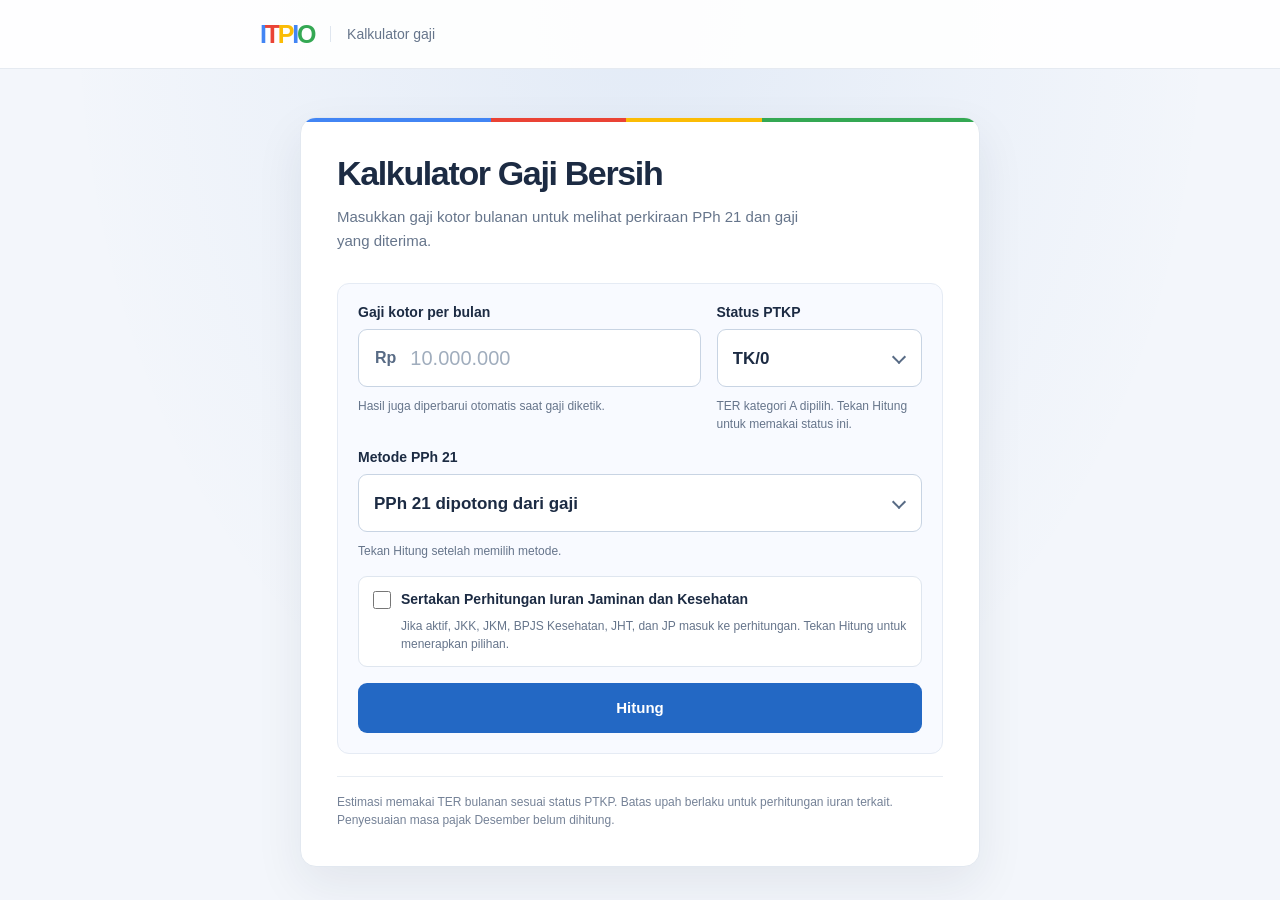
<file: index.html>
<!doctype html>
<html lang="id">
  <head>
    <meta charset="utf-8" />
    <meta name="viewport" content="width=device-width, initial-scale=1" />
    <meta
      name="description"
      content="Hitung perkiraan PPh 21 bulanan dan gaji bersih berdasarkan status PTKP dan kategori TER."
    />
    <title>Kalkulator Gaji Bersih — ITPIO</title>
    <link rel="stylesheet" href="style.css" />
    <script src="app.js" defer></script>
  </head>
  <body>
    <header class="site-header">
      <div class="header-inner">
        <div class="brand" role="img" aria-label="ITPIO">
          <span class="blue">I</span><span class="red">T</span><span class="yellow">P</span><span class="blue">I</span><span class="green">O</span>
        </div>
        <span class="header-label">Kalkulator gaji</span>
      </div>
    </header>

    <main class="page-content">
      <section class="calculator-card" aria-labelledby="page-title">
        <div class="calculator-heading">
          <h1 id="page-title">Kalkulator Gaji Bersih</h1>
          <p class="intro">
            Masukkan gaji kotor bulanan untuk melihat perkiraan PPh 21 dan gaji yang diterima.
          </p>
        </div>

        <section class="salary-entry" aria-label="Data gaji dan status PTKP">
          <div class="salary-fields">
            <div class="salary-field">
              <label id="salary-label" for="gross-salary">Gaji kotor per bulan</label>
              <div class="salary-input-wrap">
                <span class="currency-prefix" aria-hidden="true">Rp</span>
                <input
                  id="gross-salary"
                  name="gross-salary"
                  type="text"
                  inputmode="numeric"
                  autocomplete="off"
                  maxlength="22"
                  placeholder="10.000.000"
                  aria-describedby="salary-hint salary-error"
                />
              </div>
              <p class="helper" id="salary-hint">Hasil juga diperbarui otomatis saat gaji diketik.</p>
            </div>
            <div class="salary-field">
              <label for="ptkp-status">Status PTKP</label>
              <div class="ptkp-select-wrap">
                <select id="ptkp-status" name="ptkp-status" aria-describedby="status-hint">
                  <option value="TK/0" selected>TK/0</option>
                  <option value="TK/1">TK/1</option>
                  <option value="TK/2">TK/2</option>
                  <option value="TK/3">TK/3</option>
                  <option value="K/0">K/0</option>
                  <option value="K/1">K/1</option>
                  <option value="K/2">K/2</option>
                  <option value="K/3">K/3</option>
                </select>
              </div>
              <p class="helper" id="status-hint">TER kategori A dipilih. Tekan Hitung untuk memakai status ini.</p>
            </div>
          </div>
          <div class="tax-method-field">
            <label for="tax-method">Metode PPh 21</label>
            <div class="ptkp-select-wrap">
              <select id="tax-method" name="tax-method" aria-describedby="tax-method-hint">
                <option value="employee" selected>PPh 21 dipotong dari gaji</option>
                <option value="gross-up">PPh 21 ditunjang perusahaan (gross-up)</option>
              </select>
            </div>
            <p class="helper" id="tax-method-hint">Tekan Hitung setelah memilih metode.</p>
          </div>
          <div class="bpjs-option">
            <label class="checkbox-option" for="include-bpjs">
              <input id="include-bpjs" name="include-bpjs" type="checkbox" aria-describedby="bpjs-hint" />
              <span>Sertakan Perhitungan Iuran Jaminan dan Kesehatan</span>
            </label>
            <p class="helper" id="bpjs-hint">
              Jika aktif, JKK, JKM, BPJS Kesehatan, JHT, dan JP masuk ke perhitungan. Tekan Hitung untuk menerapkan pilihan.
            </p>
          </div>
          <button class="calculate-button" id="calculate-button" type="button">Hitung</button>
          <p class="error-message" id="salary-error" role="status"></p>
        </section>

        <section class="results" id="results" aria-labelledby="result-title" aria-live="polite" aria-atomic="true" hidden>
          <div class="results-heading">
            <h2 id="result-title">Ringkasan gaji</h2>
            <span class="period-label">Per bulan</span>
          </div>

          <div class="result-grid">
            <article class="result-card">
              <span class="result-label">Gaji kotor</span>
              <strong class="result-value" id="gross-result"></strong>
            </article>
            <article class="result-card tax-card">
              <span class="result-label" id="tax-result-label">Potongan PPh 21</span>
              <strong class="result-value" id="tax-result"></strong>
            </article>
            <article class="result-card net-card">
              <div class="net-copy">
                <span class="result-label">Gaji bersih</span>
                <span class="net-caption">Take home pay</span>
              </div>
              <strong class="net-value" id="net-result"></strong>
            </article>
          </div>
          <p class="rate-note" id="rate-result"></p>

          <section class="breakdown" id="grossup-breakdown" aria-labelledby="grossup-title" hidden>
            <h3 id="grossup-title">Rincian gross-up perusahaan</h3>
            <div class="breakdown-group grossup-group">
              <dl class="breakdown-list">
                <div class="breakdown-row">
                  <dt>Bruto sebelum tunjangan PPh 21</dt>
                  <dd id="grossup-base-result"></dd>
                </div>
                <div class="breakdown-row">
                  <dt>Tunjangan PPh 21 dari perusahaan</dt>
                  <dd id="grossup-allowance-result"></dd>
                </div>
                <div class="breakdown-row breakdown-total">
                  <dt>Bruto setelah gross-up</dt>
                  <dd id="grossup-final-gross-result"></dd>
                </div>
              </dl>
            </div>
          </section>

          <section class="breakdown" id="bpjs-breakdown" aria-labelledby="breakdown-title" hidden>
            <h3 id="breakdown-title">Rincian perhitungan</h3>
            <div class="breakdown-grid">
              <section class="breakdown-group" aria-labelledby="employer-title">
                <h4 id="employer-title">Tambahan bruto dari perusahaan</h4>
                <dl class="breakdown-list">
                  <div class="breakdown-row">
                    <dt>JKK perusahaan (0,24%)</dt>
                    <dd id="jkk-result"></dd>
                  </div>
                  <div class="breakdown-row">
                    <dt>JKM perusahaan (0,3%)</dt>
                    <dd id="jkm-result"></dd>
                  </div>
                  <div class="breakdown-row">
                    <dt>BPJS Kesehatan perusahaan (4%, batas gaji Rp12.000.000)</dt>
                    <dd id="company-health-result"></dd>
                  </div>
                  <div class="breakdown-row breakdown-total">
                    <dt>Bruto untuk hitung PPh 21</dt>
                    <dd id="taxable-gross-result"></dd>
                  </div>
                </dl>
              </section>

              <section class="breakdown-group" aria-labelledby="employee-title">
                <h4 id="employee-title">Potongan dari gaji karyawan</h4>
                <dl class="breakdown-list">
                  <div class="breakdown-row">
                    <dt>JHT (2%)</dt>
                    <dd id="jht-result"></dd>
                  </div>
                  <div class="breakdown-row">
                    <dt>JP (1%, batas gaji Rp11.086.300)</dt>
                    <dd id="jp-result"></dd>
                  </div>
                  <div class="breakdown-row">
                    <dt>BPJS Kesehatan (1%, batas gaji Rp12.000.000)</dt>
                    <dd id="employee-health-result"></dd>
                  </div>
                </dl>
              </section>
            </div>
          </section>
        </section>

        <p class="disclaimer">
          Estimasi memakai TER bulanan sesuai status PTKP. Batas upah berlaku untuk perhitungan iuran terkait. Penyesuaian masa pajak Desember belum dihitung.
        </p>
      </section>
    </main>
  </body>
</html>
</file>
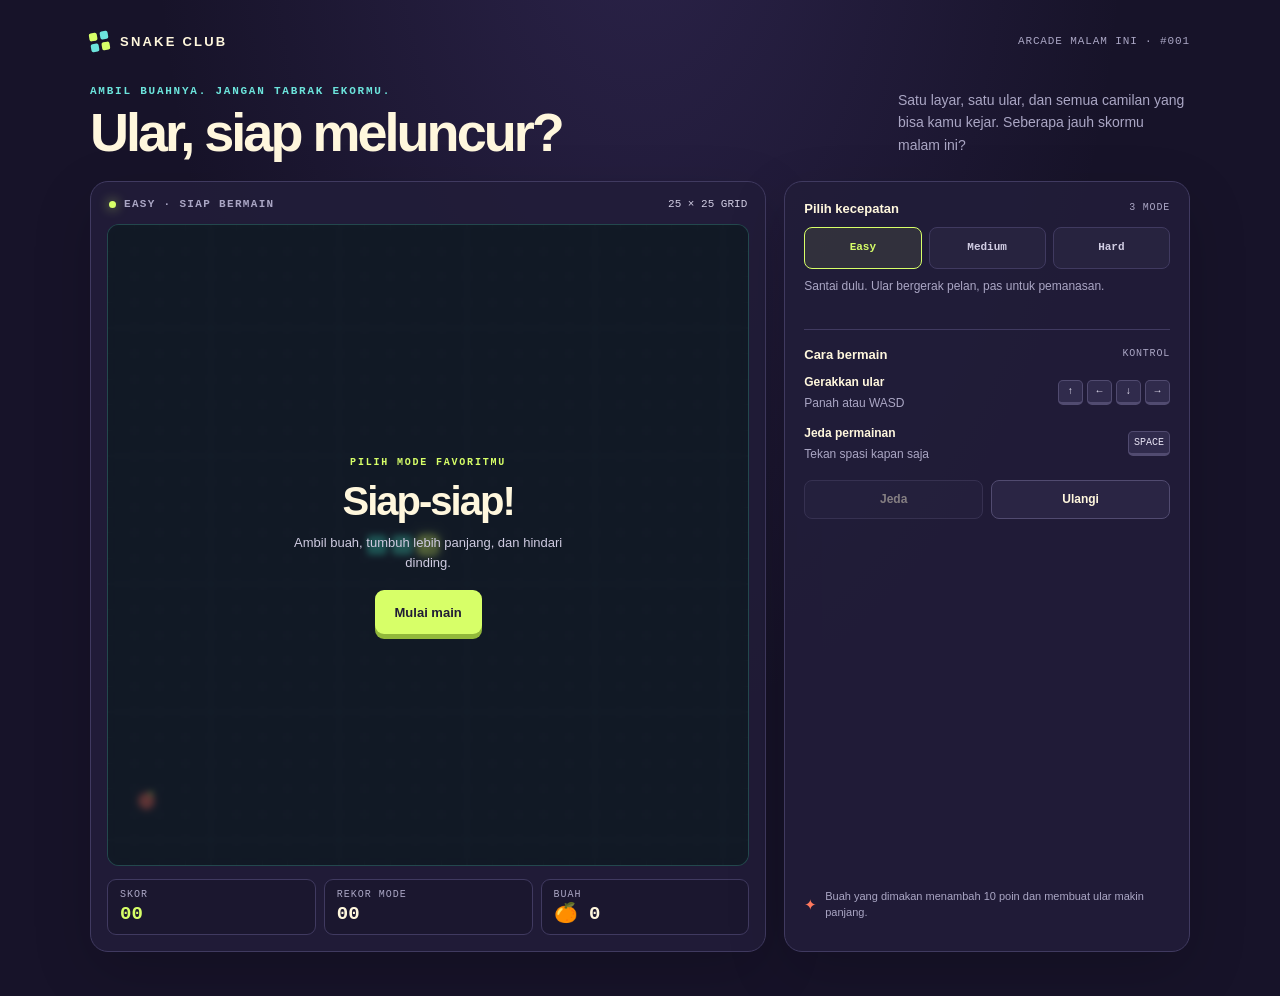
<file: snake-game.html>
<!doctype html>
<html lang="id">
<head>
  <meta charset="utf-8">
  <meta name="viewport" content="width=device-width, initial-scale=1">
  <meta name="theme-color" content="#171329">
  <title>Snake Club — Game Ular</title>
  <style>
    :root {
      color-scheme: dark;
      --ink: #171329;
      --panel: #211d39;
      --panel-light: #2b2648;
      --line: #403a60;
      --muted: #aaa6c4;
      --cream: #fff7dd;
      --lime: #d7ff68;
      --coral: #ff795e;
      --aqua: #6ce4dc;
      --sun: #ffd166;
    }
    * { box-sizing: border-box; }
    body {
      min-height: 100vh;
      margin: 0;
      color: var(--cream);
      background:
        radial-gradient(ellipse at 50% -15%, rgba(103, 82, 170, .25), transparent 54%),
        var(--ink);
      font-family: "Trebuchet MS", "Segoe UI", sans-serif;
    }
    button { font: inherit; }
    .shell { width: min(1100px, calc(100% - 40px)); margin: 0 auto; padding: 32px 0 44px; }
    .topbar { display: flex; align-items: center; justify-content: space-between; margin-bottom: 35px; }
    .brand { display: flex; align-items: center; gap: 11px; color: var(--cream); text-decoration: none; }
    .brand-mark { display: grid; grid-template-columns: repeat(2, 8px); gap: 3px; transform: rotate(-10deg); }
    .brand-mark i { width: 8px; height: 8px; border-radius: 2px; background: var(--lime); }
    .brand-mark i:nth-child(2), .brand-mark i:nth-child(3) { background: var(--aqua); }
    .brand-name { font-size: 13px; font-weight: 900; letter-spacing: .17em; text-transform: uppercase; }
    .top-note { color: var(--muted); font: 11px/1.4 "Courier New", monospace; letter-spacing: .08em; text-transform: uppercase; }
    .intro { display: flex; align-items: end; justify-content: space-between; gap: 24px; margin-bottom: 22px; }
    .eyebrow { margin: 0 0 9px; color: var(--aqua); font: 700 11px/1 "Courier New", monospace; letter-spacing: .16em; text-transform: uppercase; }
    h1 { margin: 0; color: var(--cream); font-size: clamp(34px, 5vw, 54px); line-height: .98; letter-spacing: -.055em; }
    .intro-copy { max-width: 290px; margin: 0 2px 3px 0; color: var(--muted); font-size: 14px; line-height: 1.6; }
    .game-layout { display: grid; grid-template-columns: minmax(0, 1.25fr) minmax(265px, .75fr); gap: 18px; align-items: stretch; }
    .board-card, .side-card { border: 1px solid var(--line); border-radius: 18px; background: rgba(33, 29, 57, .92); box-shadow: 0 20px 60px rgba(0, 0, 0, .16); }
    .board-card { padding: 16px; }
    .board-top { display: flex; align-items: center; justify-content: space-between; gap: 12px; padding: 1px 2px 14px; }
    .board-label { display: flex; align-items: center; gap: 8px; color: var(--muted); font: 700 11px/1 "Courier New", monospace; letter-spacing: .12em; text-transform: uppercase; }
    .live-dot { width: 7px; height: 7px; border-radius: 50%; background: var(--lime); box-shadow: 0 0 12px rgba(215, 255, 104, .75); }
    .board-meta { color: #d0cce2; font: 11px/1 "Courier New", monospace; }
    .board-wrap { position: relative; overflow: hidden; aspect-ratio: 1; border: 1px solid rgba(108, 228, 220, .18); border-radius: 12px; background: #14262d; }
    canvas { display: block; width: 100%; height: 100%; image-rendering: pixelated; }
    .screen-overlay { position: absolute; inset: 0; display: grid; place-items: center; padding: 22px; background: rgba(17, 20, 34, .68); backdrop-filter: blur(3px); text-align: center; }
    .screen-overlay[hidden] { display: none; }
    .overlay-inner { max-width: 300px; }
    .overlay-kicker { margin: 0 0 9px; color: var(--lime); font: 700 10px/1.4 "Courier New", monospace; letter-spacing: .18em; text-transform: uppercase; }
    .overlay-title { margin: 0; color: var(--cream); font-size: clamp(27px, 4vw, 40px); font-weight: 900; letter-spacing: -.05em; }
    .overlay-copy { margin: 9px 0 18px; color: #d0cce2; font-size: 13px; line-height: 1.5; }
    .primary-button { min-height: 44px; padding: 0 20px; border: 0; border-radius: 9px; color: #201c35; background: var(--lime); box-shadow: 0 5px 0 #92b83b; cursor: pointer; font-size: 13px; font-weight: 900; transition: transform .15s ease, box-shadow .15s ease, filter .15s ease; }
    .primary-button:hover { filter: brightness(1.06); transform: translateY(-1px); box-shadow: 0 6px 0 #92b83b; }
    .primary-button:active { transform: translateY(3px); box-shadow: 0 2px 0 #92b83b; }
    .primary-button:focus-visible, button:focus-visible { outline: 3px solid var(--sun); outline-offset: 3px; }
    .score-strip { display: grid; grid-template-columns: 1fr 1fr 1fr; gap: 8px; padding-top: 13px; }
    .score-box { padding: 10px 12px; border: 1px solid var(--line); border-radius: 9px; background: rgba(17, 15, 31, .3); }
    .score-label { display: block; margin-bottom: 5px; color: var(--muted); font: 10px/1 "Courier New", monospace; letter-spacing: .1em; text-transform: uppercase; }
    .score-value { font: 700 19px/1 "Courier New", monospace; color: var(--cream); }
    .score-box:first-child .score-value { color: var(--lime); }
    .side-card { display: flex; flex-direction: column; gap: 17px; padding: 19px; }
    .section-heading { display: flex; justify-content: space-between; align-items: center; margin: 0 0 11px; color: var(--cream); font-size: 13px; font-weight: 800; }
    .tiny-label { color: var(--muted); font: 10px/1 "Courier New", monospace; letter-spacing: .08em; text-transform: uppercase; }
    .mode-list { display: grid; grid-template-columns: repeat(3, 1fr); gap: 7px; }
    .mode-button { min-height: 42px; padding: 0 5px; border: 1px solid var(--line); border-radius: 8px; color: #d2cee4; background: #27233f; cursor: pointer; font: 700 11px/1 "Courier New", monospace; transition: background .16s ease, border-color .16s ease, color .16s ease, transform .16s ease; }
    .mode-button:hover { border-color: #777096; transform: translateY(-1px); }
    .mode-button[aria-pressed="true"] { border-color: var(--lime); color: var(--lime); background: rgba(215, 255, 104, .09); }
    .mode-detail { min-height: 34px; margin: 9px 0 0; color: var(--muted); font-size: 12px; line-height: 1.45; }
    .side-divider { height: 1px; background: var(--line); }
    .control-row { display: grid; grid-template-columns: 1fr auto; gap: 12px; align-items: center; }
    .control-copy { color: var(--muted); font-size: 12px; line-height: 1.5; }
    .control-copy strong { display: block; margin-bottom: 3px; color: var(--cream); font-size: 12px; }
    .key-group { display: flex; gap: 4px; }
    kbd { display: inline-grid; min-width: 25px; height: 25px; place-items: center; padding: 0 5px; border: 1px solid #514b70; border-bottom-width: 3px; border-radius: 5px; color: #e9e5f5; background: #302b4c; font: 10px "Courier New", monospace; }
    .side-actions { display: grid; grid-template-columns: 1fr 1fr; gap: 8px; }
    .secondary-button { min-height: 39px; border: 1px solid #514b70; border-radius: 8px; color: var(--cream); background: #2a2544; cursor: pointer; font-size: 12px; font-weight: 800; transition: background .15s ease, border-color .15s ease; }
    .secondary-button:hover { border-color: var(--aqua); background: #332d52; }
    .secondary-button:disabled { opacity: .45; cursor: not-allowed; }
    .touch-controls { display: none; grid-template-columns: repeat(3, 44px); grid-template-rows: repeat(2, 39px); justify-content: center; gap: 5px; }
    .touch-controls button { border: 1px solid #514b70; border-radius: 8px; color: var(--cream); background: #302b4c; cursor: pointer; font-size: 16px; }
    .touch-controls button:active { color: var(--lime); background: #403a60; }
    .touch-controls .up { grid-column: 2; grid-row: 1; }
    .touch-controls .left { grid-column: 1; grid-row: 2; }
    .touch-controls .down { grid-column: 2; grid-row: 2; }
    .touch-controls .right { grid-column: 3; grid-row: 2; }
    .hint { display: flex; align-items: center; gap: 8px; margin-top: auto; padding-top: 2px; color: var(--muted); font-size: 11px; line-height: 1.45; }
    .hint-icon { color: var(--coral); font-size: 15px; }
    @media (max-width: 760px) {
      .shell { width: min(560px, calc(100% - 28px)); padding-top: 21px; }
      .topbar { margin-bottom: 25px; }
      .intro { display: block; margin-bottom: 18px; }
      .intro-copy { max-width: 430px; margin-top: 10px; font-size: 13px; }
      .game-layout { grid-template-columns: 1fr; }
      .side-card { gap: 15px; }
      .touch-controls { display: grid; }
    }
    @media (max-width: 420px) {
      .shell { width: calc(100% - 20px); }
      .board-card { padding: 11px; border-radius: 14px; }
      .score-box { padding: 9px 8px; }
      .score-value { font-size: 17px; }
      .top-note { font-size: 9px; }
      .side-card { padding: 15px; }
    }
    @media (prefers-reduced-motion: reduce) {
      *, *::before, *::after { scroll-behavior: auto !important; transition-duration: .01ms !important; animation-duration: .01ms !important; }
    }
  </style>
</head>
<body>
  <main class="shell">
    <header class="topbar">
      <a class="brand" href="#" aria-label="Snake Club">
        <span class="brand-mark" aria-hidden="true"><i></i><i></i><i></i><i></i></span>
        <span class="brand-name">Snake Club</span>
      </a>
      <span class="top-note">Arcade malam ini · #001</span>
    </header>

    <section class="intro" aria-labelledby="page-title">
      <div>
        <p class="eyebrow">Ambil buahnya. Jangan tabrak ekormu.</p>
        <h1 id="page-title">Ular, siap meluncur?</h1>
      </div>
      <p class="intro-copy">Satu layar, satu ular, dan semua camilan yang bisa kamu kejar. Seberapa jauh skormu malam ini?</p>
    </section>

    <section class="game-layout" aria-label="Permainan Snake">
      <div class="board-card">
        <div class="board-top">
          <span class="board-label"><i class="live-dot" aria-hidden="true"></i><span id="state-label">Siap bermain</span></span>
          <span class="board-meta">25 × 25 GRID</span>
        </div>
        <div class="board-wrap">
          <canvas id="game" width="500" height="500" aria-label="Papan permainan Snake, gunakan tombol panah atau WASD untuk bergerak"></canvas>
          <div class="screen-overlay" id="overlay">
            <div class="overlay-inner">
              <p class="overlay-kicker" id="overlay-kicker">Pilih mode favoritmu</p>
              <h2 class="overlay-title" id="overlay-title">Siap-siap!</h2>
              <p class="overlay-copy" id="overlay-copy">Ambil buah, tumbuh lebih panjang, dan hindari dinding.</p>
              <button class="primary-button" id="start-button" type="button">Mulai main</button>
            </div>
          </div>
        </div>
        <div class="score-strip" aria-live="polite">
          <div class="score-box"><span class="score-label">Skor</span><span class="score-value" id="score">00</span></div>
          <div class="score-box"><span class="score-label">Rekor mode</span><span class="score-value" id="best">00</span></div>
          <div class="score-box"><span class="score-label">Buah</span><span class="score-value" id="fruit-count">🍊 0</span></div>
        </div>
      </div>

      <aside class="side-card" aria-label="Pengaturan dan kontrol">
        <section>
          <h2 class="section-heading"><span>Pilih kecepatan</span><span class="tiny-label">3 mode</span></h2>
          <div class="mode-list" role="group" aria-label="Mode permainan">
            <button class="mode-button" type="button" data-mode="easy" aria-pressed="true">Easy</button>
            <button class="mode-button" type="button" data-mode="medium" aria-pressed="false">Medium</button>
            <button class="mode-button" type="button" data-mode="hard" aria-pressed="false">Hard</button>
          </div>
          <p class="mode-detail" id="mode-detail">Santai dulu. Ular bergerak pelan, pas untuk pemanasan.</p>
        </section>

        <div class="side-divider" aria-hidden="true"></div>

        <section>
          <h2 class="section-heading"><span>Cara bermain</span><span class="tiny-label">Kontrol</span></h2>
          <div class="control-row">
            <div class="control-copy"><strong>Gerakkan ular</strong>Panah atau WASD</div>
            <div class="key-group" aria-label="Tombol panah atau WASD"><kbd>↑</kbd><kbd>←</kbd><kbd>↓</kbd><kbd>→</kbd></div>
          </div>
          <div class="control-row" style="margin-top: 12px">
            <div class="control-copy"><strong>Jeda permainan</strong>Tekan spasi kapan saja</div>
            <kbd>SPACE</kbd>
          </div>
        </section>

        <div class="touch-controls" aria-label="Kontrol arah untuk layar sentuh">
          <button class="up" type="button" data-direction="up" aria-label="Gerak ke atas">↑</button>
          <button class="left" type="button" data-direction="left" aria-label="Gerak ke kiri">←</button>
          <button class="down" type="button" data-direction="down" aria-label="Gerak ke bawah">↓</button>
          <button class="right" type="button" data-direction="right" aria-label="Gerak ke kanan">→</button>
        </div>

        <div class="side-actions">
          <button class="secondary-button" id="pause-button" type="button" disabled>Jeda</button>
          <button class="secondary-button" id="restart-button" type="button">Ulangi</button>
        </div>
        <p class="hint"><span class="hint-icon" aria-hidden="true">✦</span><span>Buah yang dimakan menambah 10 poin dan membuat ular makin panjang.</span></p>
      </aside>
    </section>
  </main>

  <script>
    (() => {
      const canvas = document.getElementById('game');
      const ctx = canvas.getContext('2d');
      const scoreEl = document.getElementById('score');
      const bestEl = document.getElementById('best');
      const fruitCountEl = document.getElementById('fruit-count');
      const stateLabel = document.getElementById('state-label');
      const overlay = document.getElementById('overlay');
      const overlayKicker = document.getElementById('overlay-kicker');
      const overlayTitle = document.getElementById('overlay-title');
      const overlayCopy = document.getElementById('overlay-copy');
      const startButton = document.getElementById('start-button');
      const pauseButton = document.getElementById('pause-button');
      const modeDetail = document.getElementById('mode-detail');
      const modeButtons = [...document.querySelectorAll('.mode-button')];
      const touchButtons = [...document.querySelectorAll('[data-direction]')];
      const cells = 25;
      const cell = canvas.width / cells;
      const modes = {
        easy: { speed: 165, label: 'Easy', detail: 'Santai dulu. Ular bergerak pelan, pas untuk pemanasan.' },
        medium: { speed: 115, label: 'Medium', detail: 'Kecepatan seimbang. Cocok untuk mengejar rekor baru.' },
        hard: { speed: 78, label: 'Hard', detail: 'Gerak cepat dan butuh refleks yang tajam!' }
      };
      const directions = {
        up: { x: 0, y: -1 }, down: { x: 0, y: 1 }, left: { x: -1, y: 0 }, right: { x: 1, y: 0 }
      };
      let mode = 'easy';
      let state = 'ready';
      let snake = [];
      let direction = directions.right;
      let queuedDirection = null;
      let fruit = { x: 0, y: 0 };
      let score = 0;
      let fruitsEaten = 0;
      let lastFrame = 0;
      let accumulator = 0;

      function getBest() {
        try { return Number(localStorage.getItem(`snake-best-${mode}`)) || 0; }
        catch { return 0; }
      }
      function setBest(value) {
        try { localStorage.setItem(`snake-best-${mode}`, String(value)); }
        catch { /* Permainan tetap berjalan bila penyimpanan browser tidak tersedia. */ }
      }
      function updateStats() {
        scoreEl.textContent = String(score).padStart(2, '0');
        bestEl.textContent = String(getBest()).padStart(2, '0');
        fruitCountEl.textContent = `🍊 ${fruitsEaten}`;
      }
      function spawnFruit() {
        const free = [];
        for (let y = 0; y < cells; y++) {
          for (let x = 0; x < cells; x++) {
            if (!snake.some(part => part.x === x && part.y === y)) free.push({ x, y });
          }
        }
        if (free.length === 0) { finishGame(true); return; }
        fruit = free[Math.floor(Math.random() * free.length)];
      }
      function resetGame(nextState = 'ready') {
        const center = Math.floor(cells / 2);
        snake = [{ x: center, y: center }, { x: center - 1, y: center }, { x: center - 2, y: center }];
        direction = directions.right;
        queuedDirection = null;
        score = 0;
        fruitsEaten = 0;
        state = nextState;
        accumulator = 0;
        spawnFruit();
        updateStats();
        pauseButton.disabled = state !== 'running' && state !== 'paused';
        pauseButton.textContent = state === 'paused' ? 'Lanjut' : 'Jeda';
        stateLabel.textContent = `${modes[mode].label} · siap bermain`;
        setOverlay('Pilih mode favoritmu', 'Siap-siap!', 'Ambil buah, tumbuh lebih panjang, dan hindari dinding.', 'Mulai main');
        draw();
      }
      function setOverlay(kicker, title, copy, action) {
        overlayKicker.textContent = kicker;
        overlayTitle.textContent = title;
        overlayCopy.textContent = copy;
        startButton.textContent = action;
        overlay.hidden = false;
      }
      function startGame() {
        if (state === 'gameover') resetGame();
        state = 'running';
        lastFrame = 0;
        accumulator = 0;
        overlay.hidden = true;
        pauseButton.disabled = false;
        pauseButton.textContent = 'Jeda';
        stateLabel.textContent = `${modes[mode].label} · sedang bermain`;
        startButton.blur();
      }
      function togglePause() {
        if (state === 'running') {
          state = 'paused';
          stateLabel.textContent = 'Permainan dijeda';
          pauseButton.textContent = 'Lanjut';
          setOverlay('Tarik napas dulu', 'Jeda sebentar', 'Skor dan posisimu aman. Lanjutkan kapan saja.', 'Lanjut bermain');
        } else if (state === 'paused') {
          state = 'running';
          stateLabel.textContent = `${modes[mode].label} · sedang bermain`;
          pauseButton.textContent = 'Jeda';
          overlay.hidden = true;
          lastFrame = 0;
        }
      }
      function finishGame(won = false) {
        state = 'gameover';
        pauseButton.disabled = true;
        pauseButton.textContent = 'Jeda';
        stateLabel.textContent = won ? 'Papan selesai' : 'Permainan selesai';
        const previousBest = getBest();
        if (score > previousBest) setBest(score);
        updateStats();
        setOverlay(won ? 'Luar biasa!' : 'Coba sekali lagi', won ? 'Papan bersih!' : 'Game over', won ? `Semua buah habis. Skormu ${score} poin.` : `Skor akhir ${score} poin. Siap mencoba lagi?`, 'Main lagi');
      }
      function setDirection(next) {
        if (state !== 'running') return;
        const wanted = directions[next];
        const current = direction;
        if (wanted.x + current.x === 0 && wanted.y + current.y === 0) return;
        queuedDirection = wanted;
      }
      function step() {
        if (queuedDirection) { direction = queuedDirection; queuedDirection = null; }
        const head = { x: snake[0].x + direction.x, y: snake[0].y + direction.y };
        const eating = head.x === fruit.x && head.y === fruit.y;
        const bodyToCheck = eating ? snake : snake.slice(0, -1);
        if (head.x < 0 || head.y < 0 || head.x >= cells || head.y >= cells || bodyToCheck.some(part => part.x === head.x && part.y === head.y)) {
          finishGame();
          return;
        }
        snake.unshift(head);
        if (eating) {
          score += 10;
          fruitsEaten += 1;
          if (score > getBest()) setBest(score);
          updateStats();
          spawnFruit();
        } else {
          snake.pop();
        }
      }
      function roundedRect(x, y, w, h, r) {
        ctx.beginPath();
        ctx.roundRect(x, y, w, h, r);
        ctx.fill();
      }
      function draw() {
        const size = canvas.width;
        ctx.clearRect(0, 0, size, size);
        ctx.fillStyle = '#14262d';
        ctx.fillRect(0, 0, size, size);
        ctx.strokeStyle = 'rgba(153, 221, 203, .075)';
        ctx.lineWidth = 1;
        for (let i = 1; i < cells; i++) {
          const pos = i * cell + .5;
          ctx.beginPath(); ctx.moveTo(pos, 0); ctx.lineTo(pos, size); ctx.stroke();
          ctx.beginPath(); ctx.moveTo(0, pos); ctx.lineTo(size, pos); ctx.stroke();
        }
        ctx.fillStyle = 'rgba(255, 121, 94, .10)';
        ctx.beginPath(); ctx.arc((fruit.x + .5) * cell, (fruit.y + .5) * cell, cell * .48, 0, Math.PI * 2); ctx.fill();
        ctx.fillStyle = '#ff795e';
        ctx.beginPath(); ctx.arc((fruit.x + .5) * cell, (fruit.y + .5) * cell, cell * .31, 0, Math.PI * 2); ctx.fill();
        ctx.fillStyle = '#d7ff68';
        ctx.beginPath(); ctx.ellipse((fruit.x + .66) * cell, (fruit.y + .21) * cell, cell * .12, cell * .07, -.55, 0, Math.PI * 2); ctx.fill();
        snake.forEach((part, index) => {
          const inset = index === 0 ? 1.4 : 2.1;
          ctx.fillStyle = index === 0 ? '#d7ff68' : `hsl(${164 + Math.min(index, 9) * 2} 67% ${58 - Math.min(index, 9) * 2.2}%)`;
          ctx.shadowColor = index === 0 ? 'rgba(215, 255, 104, .36)' : 'transparent';
          ctx.shadowBlur = index === 0 ? 12 : 0;
          roundedRect(part.x * cell + inset, part.y * cell + inset, cell - inset * 2, cell - inset * 2, index === 0 ? 5 : 4);
        });
        ctx.shadowBlur = 0;
        if (snake.length) {
          const head = snake[0];
          const cx = (head.x + .5) * cell;
          const cy = (head.y + .5) * cell;
          const eyeOffset = direction.x !== 0 ? { x: direction.x * 3, y: 0 } : { x: 0, y: direction.y * 3 };
          const perpendicular = direction.x !== 0 ? { x: 0, y: 3 } : { x: 3, y: 0 };
          ctx.fillStyle = '#26351e';
          [1, -1].forEach(sign => {
            ctx.beginPath();
            ctx.arc(cx + eyeOffset.x + perpendicular.x * sign, cy + eyeOffset.y + perpendicular.y * sign, 1.35, 0, Math.PI * 2);
            ctx.fill();
          });
        }
      }
      function frame(timestamp) {
        if (state === 'running') {
          if (!lastFrame) lastFrame = timestamp;
          accumulator += Math.min(timestamp - lastFrame, 100);
          lastFrame = timestamp;
          if (accumulator >= modes[mode].speed) {
            accumulator %= modes[mode].speed;
            step();
          }
        }
        draw();
        requestAnimationFrame(frame);
      }

      modeButtons.forEach(button => button.addEventListener('click', () => {
        mode = button.dataset.mode;
        modeButtons.forEach(item => item.setAttribute('aria-pressed', String(item === button)));
        modeDetail.textContent = modes[mode].detail;
        resetGame('ready');
        stateLabel.textContent = `${modes[mode].label} · siap bermain`;
      }));
      startButton.addEventListener('click', startGame);
      pauseButton.addEventListener('click', togglePause);
      document.getElementById('restart-button').addEventListener('click', () => resetGame('ready'));
      touchButtons.forEach(button => button.addEventListener('click', () => setDirection(button.dataset.direction)));
      document.addEventListener('keydown', event => {
        const key = event.key.toLowerCase();
        const directionKeys = { arrowup: 'up', w: 'up', arrowdown: 'down', s: 'down', arrowleft: 'left', a: 'left', arrowright: 'right', d: 'right' };
        if (directionKeys[key]) {
          if (state === 'running') event.preventDefault();
          setDirection(directionKeys[key]);
        } else if (key === ' ' || key === 'spacebar') {
          if (state === 'running' || state === 'paused') { event.preventDefault(); togglePause(); }
          else if (state === 'ready' || state === 'gameover') { event.preventDefault(); startGame(); }
        } else if (key === 'enter' && (state === 'ready' || state === 'gameover')) {
          event.preventDefault(); startGame();
        }
      });
      document.addEventListener('visibilitychange', () => {
        if (document.hidden && state === 'running') togglePause();
      });

      modeDetail.textContent = modes[mode].detail;
      resetGame();
      requestAnimationFrame(frame);
    })();
  </script>
</body>
</html>
</file>
<file: style.css>
:root {
  color-scheme: light;
  font-family: Arial, Helvetica, sans-serif;
  color: #1c2b43;
  background: #f3f6fb;
  font-synthesis: none;
  text-rendering: optimizeLegibility;
  --blue: #2368c4;
  --blue-dark: #174b91;
  --ink: #1c2b43;
  --muted: #66758b;
  --line: #dfe6ef;
  --green: #147448;
}

* { box-sizing: border-box; }

body {
  min-width: 320px;
  min-height: 100vh;
  margin: 0;
  background:
    radial-gradient(ellipse at 50% 0%, rgb(35 104 196 / 8%), transparent 36rem),
    #f3f6fb;
}

.site-header {
  background: rgb(255 255 255 / 92%);
  border-bottom: 1px solid #e5eaf1;
}

.header-inner {
  width: min(100% - 40px, 760px);
  min-height: 68px;
  margin: 0 auto;
  display: flex;
  align-items: center;
  gap: 16px;
}

.brand {
  display: flex;
  align-items: baseline;
  color: #4285f4;
  font-size: 25px;
  font-weight: 700;
  letter-spacing: -0.09em;
  line-height: 1;
  user-select: none;
}

.brand .blue { color: #4285f4; }
.brand .red { color: #ea4335; }
.brand .yellow { color: #fbbc05; }
.brand .green { color: #34a853; }

.header-label {
  padding-left: 16px;
  border-left: 1px solid #dfe6ef;
  color: var(--muted);
  font-size: 14px;
}

.page-content {
  width: min(100% - 32px, 680px);
  margin: 48px auto;
}

.calculator-card {
  position: relative;
  overflow: hidden;
  padding: 36px;
  border: 1px solid #e2e8f0;
  border-radius: 16px;
  background: #fff;
  box-shadow: 0 18px 48px rgb(28 43 67 / 8%);
}

.calculator-card::before {
  position: absolute;
  inset: 0 0 auto;
  height: 4px;
  background: linear-gradient(90deg, #4285f4 0 28%, #ea4335 28% 48%, #fbbc05 48% 68%, #34a853 68%);
  content: "";
}

h1,
h2,
p { margin-top: 0; }

h1 {
  margin-bottom: 0;
  color: var(--ink);
  font-size: clamp(26px, 4.5vw, 34px);
  font-weight: 700;
  letter-spacing: -0.04em;
  line-height: 1.15;
}

.intro {
  max-width: 480px;
  margin: 12px 0 30px;
  color: var(--muted);
  font-size: 15px;
  line-height: 1.6;
}

.salary-entry {
  padding: 20px;
  border: 1px solid #e5ebf4;
  border-radius: 12px;
  background: #f8faff;
}

.salary-fields {
  display: grid;
  grid-template-columns: minmax(0, 1.25fr) minmax(150px, 0.75fr);
  gap: 16px;
}

.salary-field { min-width: 0; }

label {
  display: block;
  margin-bottom: 9px;
  color: var(--ink);
  font-size: 14px;
  font-weight: 700;
}

.salary-input-wrap {
  display: flex;
  align-items: center;
  min-height: 58px;
  border: 1px solid #c8d4e3;
  border-radius: 9px;
  background: #fff;
  transition: border-color 140ms ease, box-shadow 140ms ease;
}

.salary-input-wrap:focus-within,
.ptkp-select-wrap:focus-within {
  border-color: var(--blue);
  box-shadow: 0 0 0 3px rgb(35 104 196 / 15%);
}

.currency-prefix {
  padding-left: 16px;
  color: #586b85;
  font-size: 16px;
  font-weight: 600;
}

input {
  width: 100%;
  min-width: 0;
  padding: 14px;
  border: 0;
  outline: 0;
  background: transparent;
  color: var(--ink);
  font: inherit;
  font-size: 20px;
  font-variant-numeric: tabular-nums;
  font-weight: 600;
}

input::placeholder {
  color: #a0adbd;
  font-weight: 400;
}

.ptkp-select-wrap {
  position: relative;
  display: flex;
  align-items: center;
  min-height: 58px;
  border: 1px solid #c8d4e3;
  border-radius: 9px;
  background: #fff;
  transition: border-color 140ms ease, box-shadow 140ms ease;
}

.ptkp-select-wrap::after {
  position: absolute;
  top: calc(50% - 6px);
  right: 17px;
  width: 8px;
  height: 8px;
  transform: rotate(45deg);
  border-right: 2px solid #586b85;
  border-bottom: 2px solid #586b85;
  content: "";
  pointer-events: none;
}

select {
  width: 100%;
  min-width: 0;
  min-height: 56px;
  padding: 12px 42px 12px 15px;
  appearance: none;
  border: 0;
  outline: 0;
  background: transparent;
  color: var(--ink);
  cursor: pointer;
  font: inherit;
  font-size: 17px;
  font-weight: 700;
}

.helper {
  margin: 10px 0 0;
  color: var(--muted);
  font-size: 12px;
  line-height: 1.5;
}

.error-message {
  min-height: 0;
  margin: 0;
  color: #b3261e;
  font-size: 13px;
}

.error-message:not(:empty) { margin-top: 8px; }

.results { margin-top: 28px; }

.results-heading {
  display: flex;
  align-items: center;
  justify-content: space-between;
  gap: 12px;
  margin-bottom: 13px;
}

h2 {
  margin-bottom: 0;
  color: var(--ink);
  font-size: 17px;
  font-weight: 700;
  letter-spacing: -0.015em;
}

.period-label {
  padding: 6px 10px;
  border-radius: 999px;
  background: #eef4fc;
  color: var(--blue-dark);
  font-size: 12px;
  font-weight: 600;
}

.result-grid {
  display: grid;
  grid-template-columns: repeat(2, minmax(0, 1fr));
  gap: 12px;
}

.result-card {
  display: flex;
  min-width: 0;
  min-height: 98px;
  flex-direction: column;
  justify-content: space-between;
  gap: 12px;
  padding: 16px;
  border: 1px solid var(--line);
  border-radius: 10px;
  background: #fff;
}

.result-label {
  color: var(--muted);
  font-size: 13px;
  font-weight: 600;
  line-height: 1.4;
}

.result-value {
  color: var(--ink);
  font-size: clamp(15px, 2.7vw, 19px);
  font-variant-numeric: tabular-nums;
  overflow-wrap: anywhere;
}

.tax-card .result-value { color: #b13f38; }

.net-card {
  min-height: 126px;
  grid-column: 1 / -1;
  flex-direction: row;
  align-items: center;
  justify-content: space-between;
  gap: 18px;
  padding: 22px;
  border: 1px solid #b9dfcb;
  background: #eff9f3;
}

.net-copy {
  display: flex;
  flex-direction: column;
  gap: 5px;
}

.net-card .result-label {
  color: #245a40;
  font-size: 14px;
}

.net-caption {
  color: #5f806e;
  font-size: 12px;
}

.net-value {
  color: var(--green);
  font-size: clamp(23px, 5vw, 34px);
  font-variant-numeric: tabular-nums;
  letter-spacing: -0.035em;
  overflow-wrap: anywhere;
  text-align: right;
}

.rate-note {
  margin: 14px 2px 0;
  color: var(--muted);
  font-size: 12px;
  line-height: 1.5;
}

.breakdown {
  margin-top: 24px;
  padding-top: 20px;
  border-top: 1px solid var(--line);
}

.breakdown h3 {
  margin: 0 0 14px;
  color: var(--ink);
  font-size: 15px;
}

.breakdown-grid {
  display: grid;
  grid-template-columns: repeat(2, minmax(0, 1fr));
  gap: 14px;
}

.breakdown-group {
  min-width: 0;
  padding: 15px;
  border: 1px solid var(--line);
  border-radius: 10px;
  background: #fbfcfe;
}

.grossup-group { max-width: 100%; }

.breakdown-group h4 {
  margin: 0 0 12px;
  color: var(--ink);
  font-size: 13px;
  line-height: 1.4;
}

.breakdown-list {
  display: grid;
  gap: 9px;
  margin: 0;
}

.breakdown-row {
  display: flex;
  align-items: baseline;
  justify-content: space-between;
  gap: 12px;
  color: var(--muted);
  font-size: 12px;
  line-height: 1.45;
}

.breakdown-row dt { min-width: 0; }

.breakdown-row dd {
  flex: 0 0 auto;
  margin: 0;
  color: var(--ink);
  font-variant-numeric: tabular-nums;
  text-align: right;
}

.breakdown-total {
  margin-top: 2px;
  padding-top: 10px;
  border-top: 1px solid var(--line);
  color: var(--ink);
  font-weight: 700;
}

.breakdown-total dd { color: var(--blue-dark); }

.disclaimer {
  margin: 22px 0 0;
  padding-top: 16px;
  border-top: 1px solid #e8edf3;
  color: #758297;
  font-size: 12px;
  line-height: 1.55;
}

.bpjs-option {
  margin-top: 16px;
  padding: 13px 14px;
  border: 1px solid var(--line);
  border-radius: 9px;
  background: #fff;
}

.tax-method-field { margin-top: 16px; }

.checkbox-option {
  display: flex;
  align-items: center;
  gap: 10px;
  margin: 0;
  cursor: pointer;
}

.checkbox-option input {
  width: 18px;
  height: 18px;
  flex: 0 0 18px;
  margin: 0;
  padding: 0;
  accent-color: var(--blue);
  cursor: pointer;
}

.checkbox-option span {
  color: var(--ink);
  font-size: 14px;
  font-weight: 700;
  line-height: 1.4;
}

.bpjs-option .helper {
  margin: 7px 0 0 28px;
}

.calculate-button {
  display: block;
  width: 100%;
  min-height: 50px;
  margin-top: 16px;
  padding: 12px 16px;
  border: 0;
  border-radius: 9px;
  background: var(--blue);
  color: #fff;
  cursor: pointer;
  font: inherit;
  font-size: 15px;
  font-weight: 700;
  transition: background-color 140ms ease, box-shadow 140ms ease;
}

.calculate-button:hover { background: var(--blue-dark); }

.calculate-button:focus-visible {
  outline: 3px solid rgb(35 104 196 / 30%);
  outline-offset: 2px;
}

[hidden] { display: none !important; }

@media (max-width: 560px) {
  .header-inner {
    width: calc(100% - 32px);
    min-height: 60px;
  }

  .page-content {
    width: calc(100% - 24px);
    margin: 24px auto;
  }

  .calculator-card {
    padding: 28px 20px 22px;
    border-radius: 13px;
  }

  .intro {
    margin-bottom: 22px;
    font-size: 14px;
  }

  .salary-entry { padding: 16px; }
  .salary-fields { grid-template-columns: 1fr; gap: 16px; }
  .results { margin-top: 24px; }
  .result-grid { gap: 9px; }
  .breakdown-grid { grid-template-columns: 1fr; gap: 10px; }

  .result-card {
    min-height: 92px;
    padding: 13px;
  }

  .net-card {
    min-height: 110px;
    flex-direction: column;
    align-items: flex-start;
    padding: 17px;
  }

  .net-value {
    align-self: stretch;
    text-align: left;
  }
}

@media (max-width: 380px) {
  .result-grid { grid-template-columns: 1fr; }
  .net-card { grid-column: auto; }
  .result-card { min-height: 78px; }
}

@media (prefers-reduced-motion: reduce) {
  *,
  *::before,
  *::after {
    scroll-behavior: auto !important;
    transition-duration: 0.01ms !important;
  }
}
</file>
